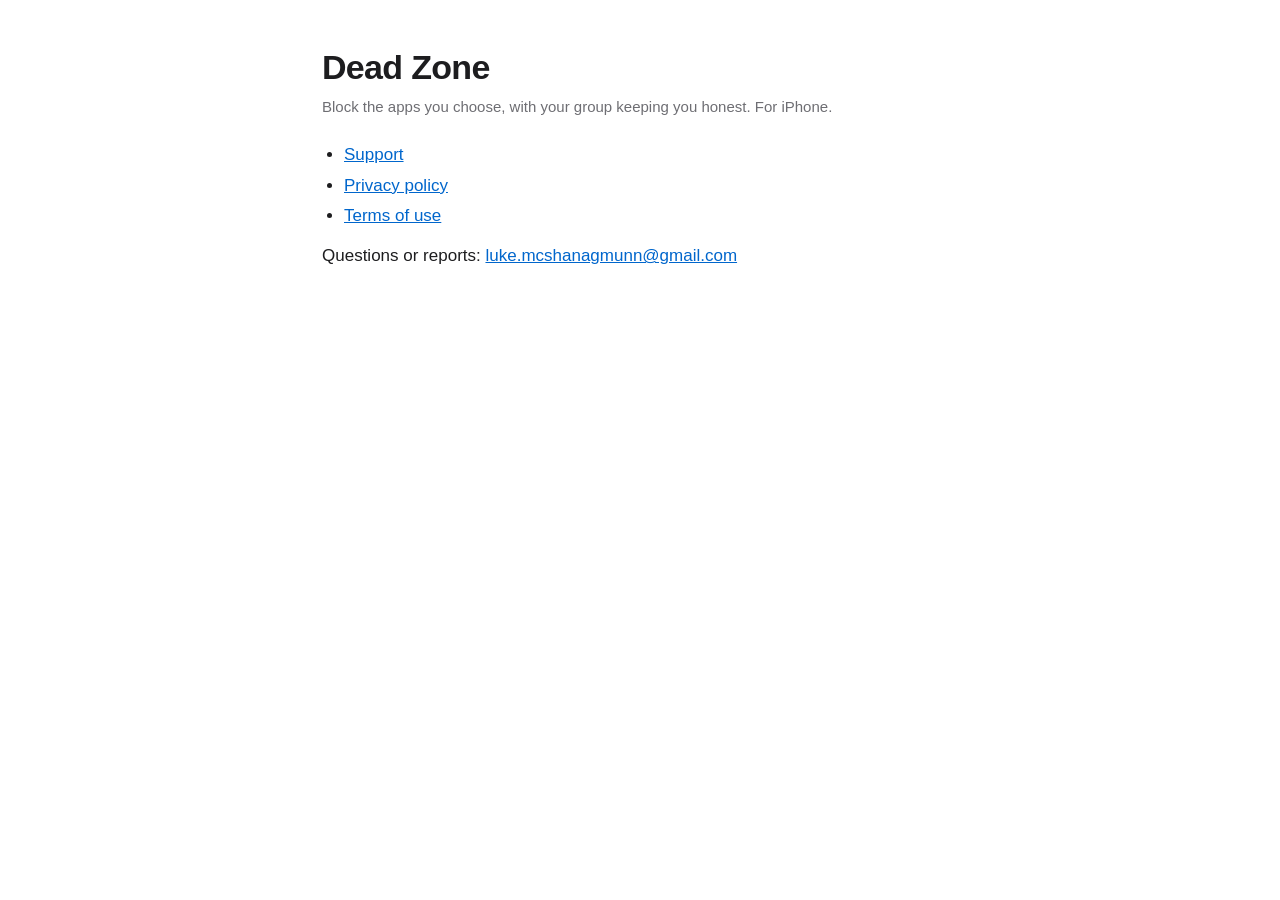
<file: index.html>
<!doctype html>
<html lang="en-AU">
<head>
<meta charset="utf-8">
<meta name="viewport" content="width=device-width, initial-scale=1">
<meta name="robots" content="noindex">
<title>Dead Zone</title>
<link rel="stylesheet" href="style.css">
</head>
<body>
<main>
<h1>Dead Zone</h1>
<p class="meta">Block the apps you choose, with your group keeping you honest. For iPhone.</p>
<ul>
<li><a href="support/">Support</a></li>
<li><a href="privacy/">Privacy policy</a></li>
<li><a href="terms/">Terms of use</a></li>
</ul>
<p>Questions or reports: <a href="mailto:luke.mcshanagmunn@gmail.com">luke.mcshanagmunn@gmail.com</a></p>
</main>
</body>
</html>
</file>
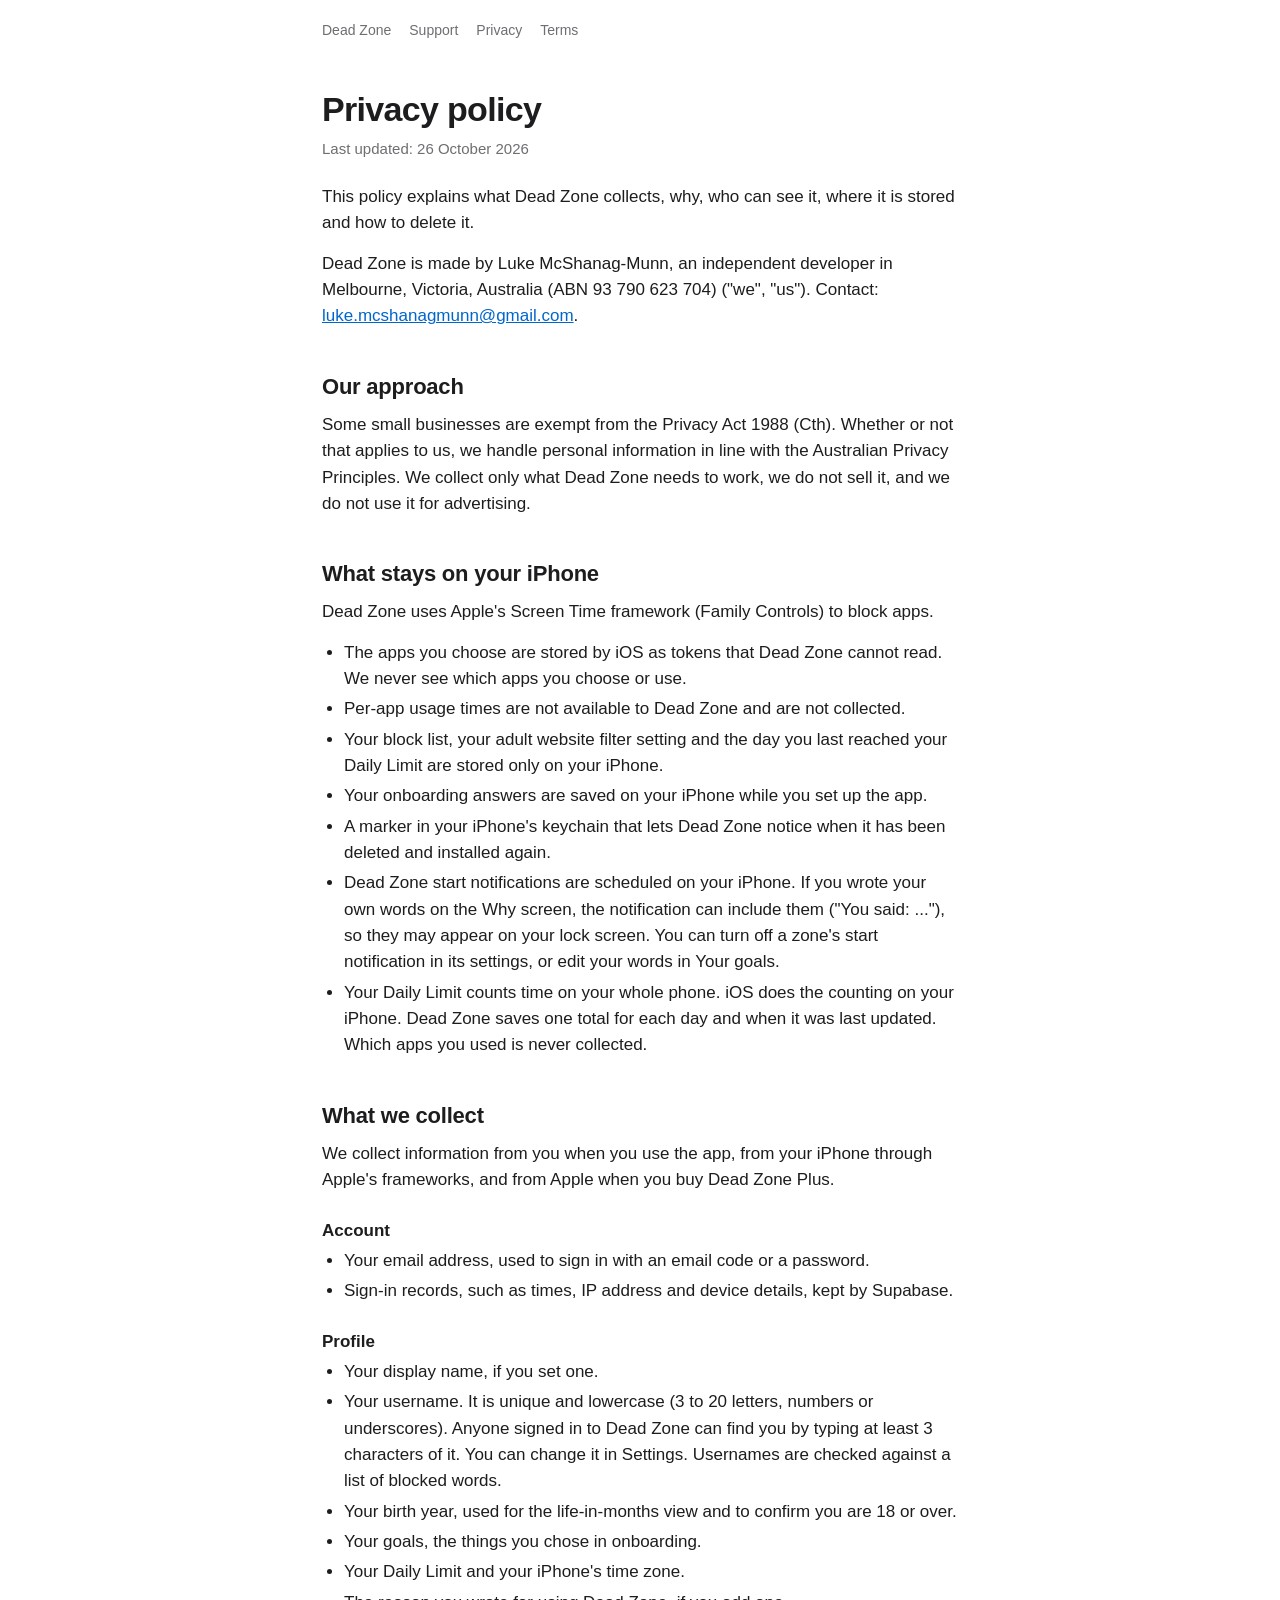
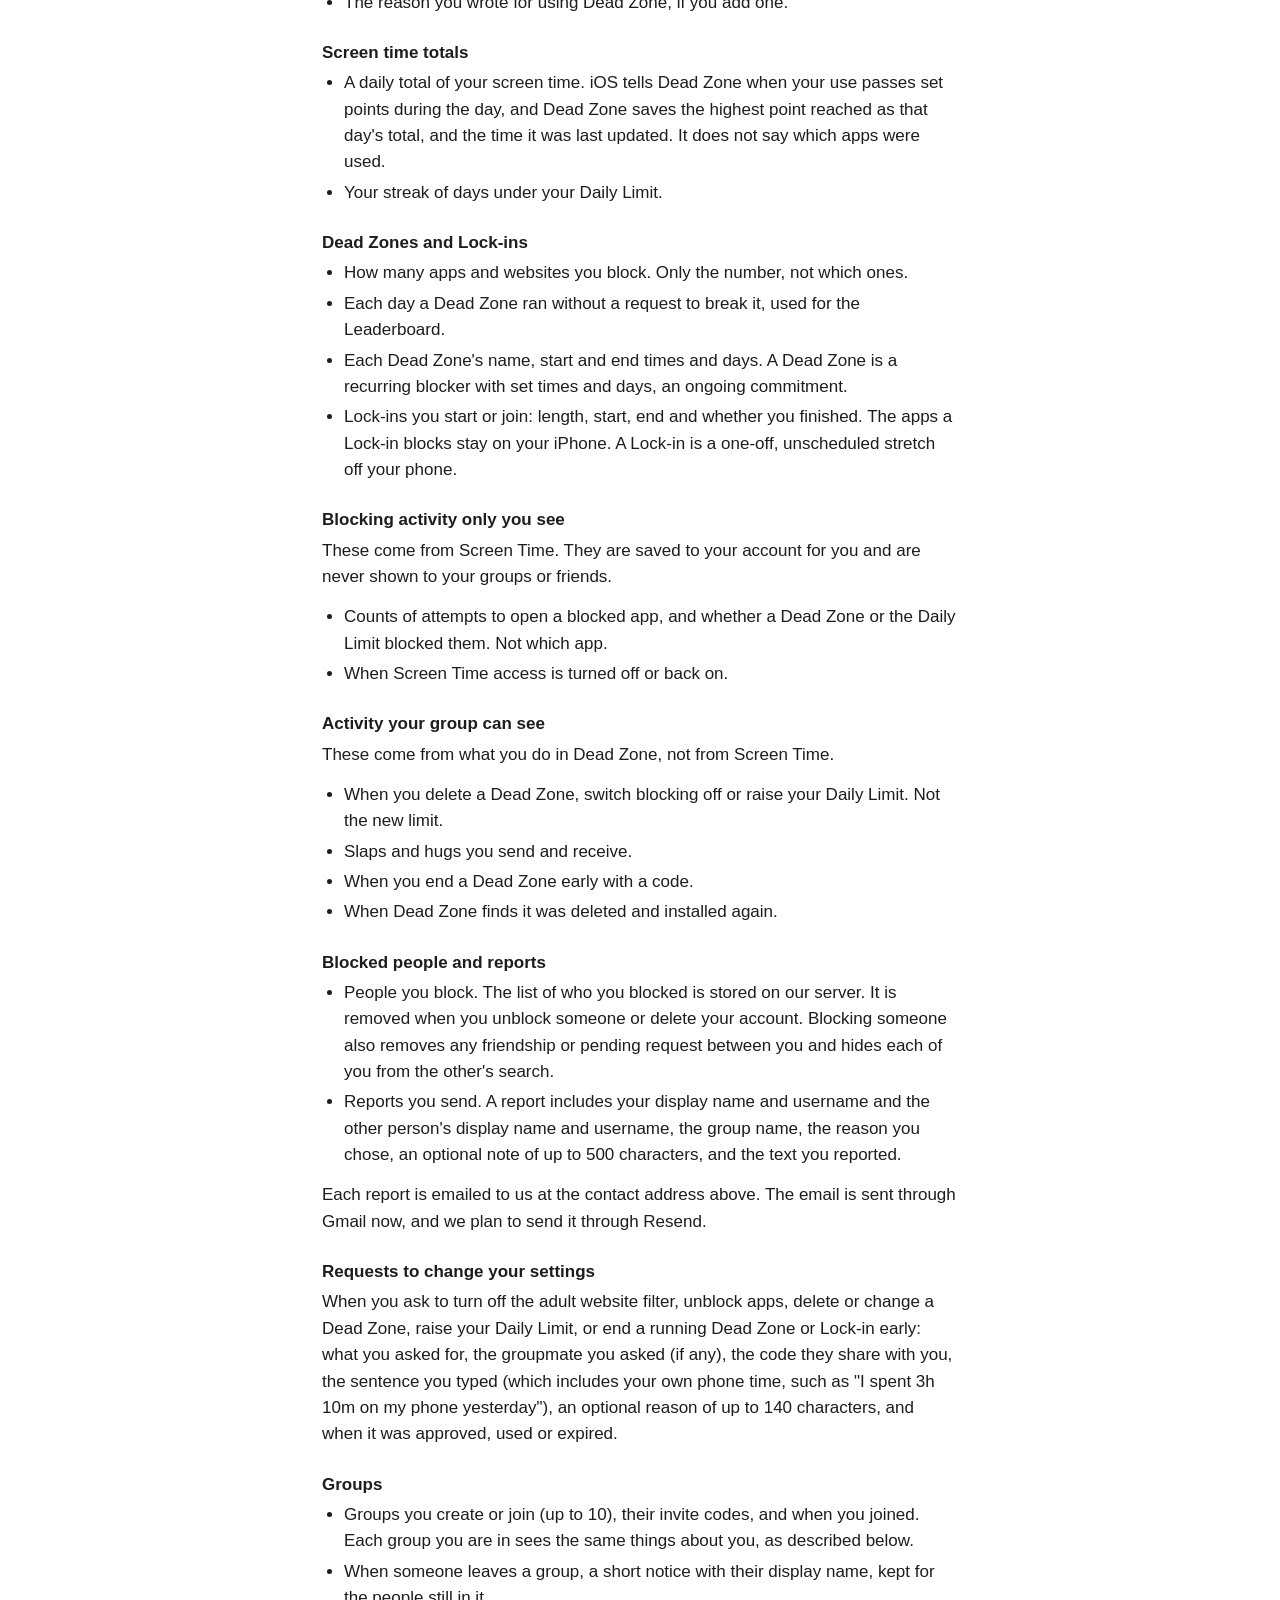
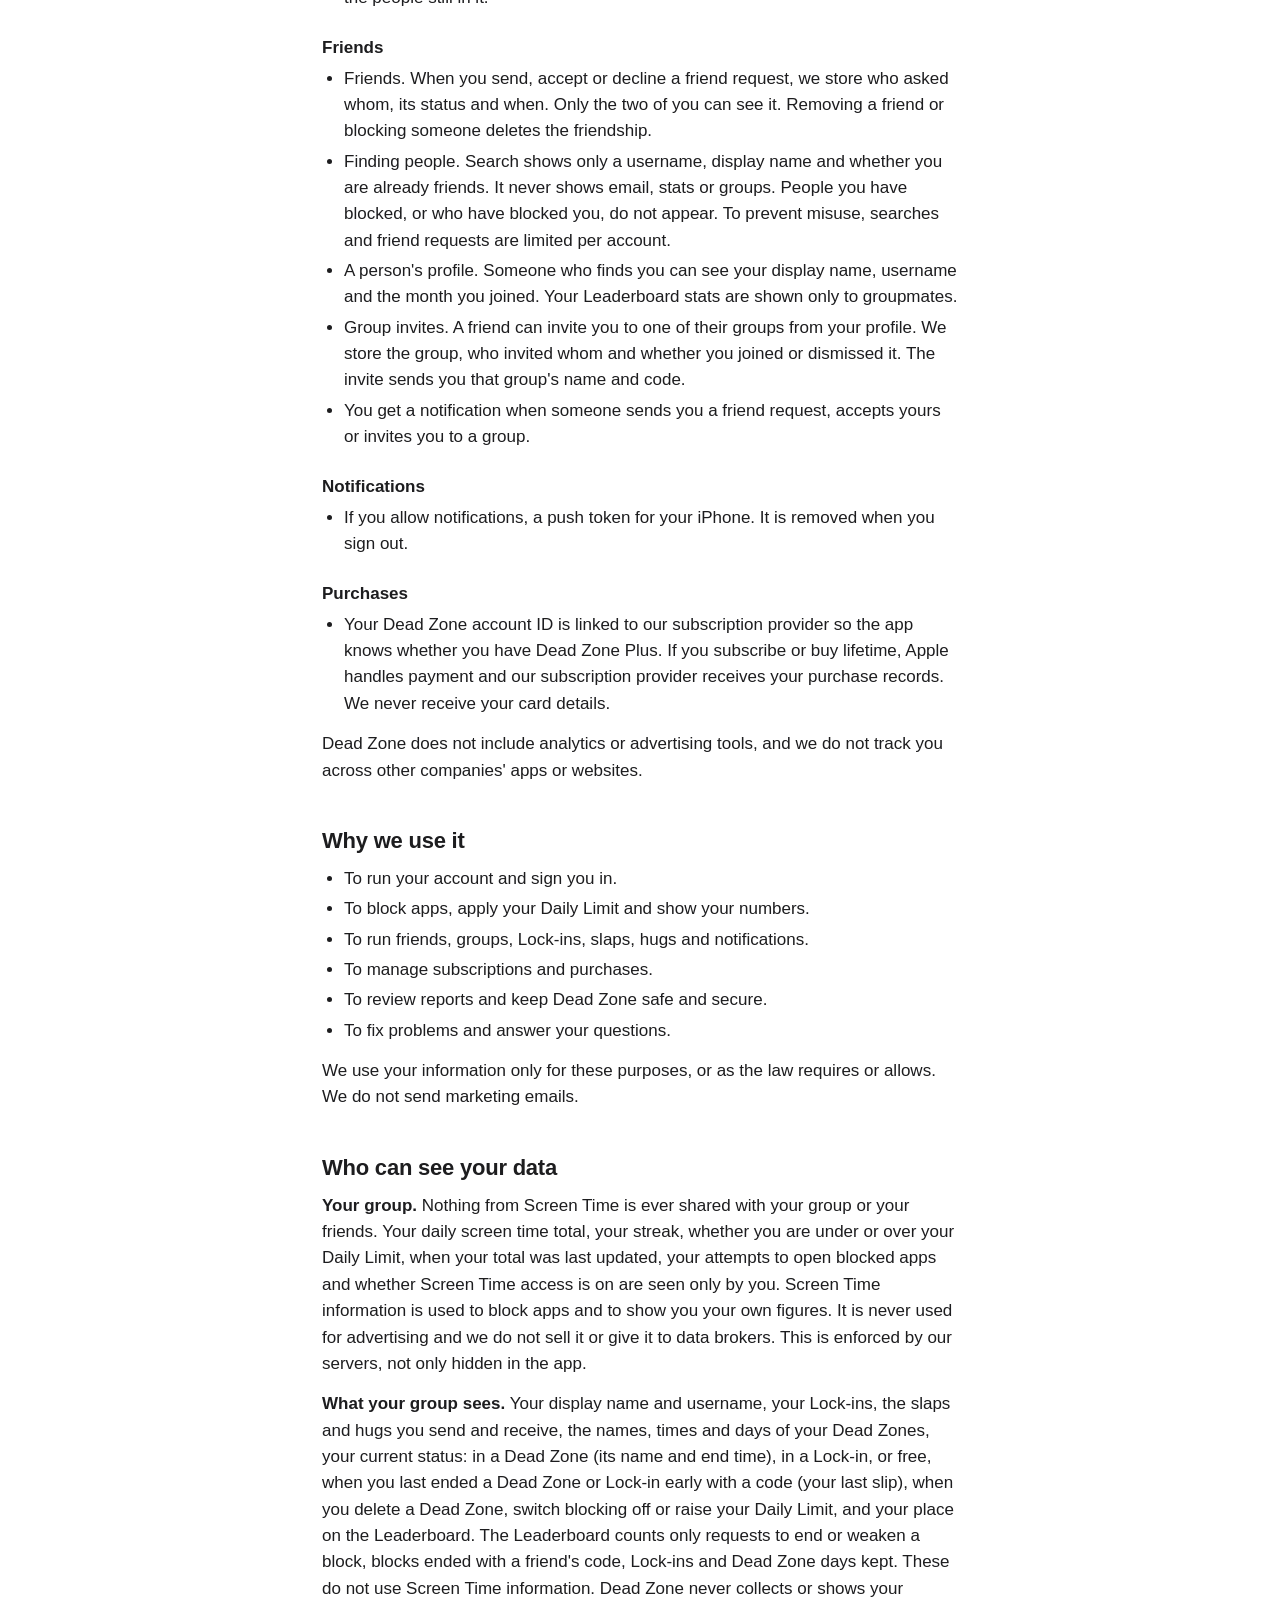
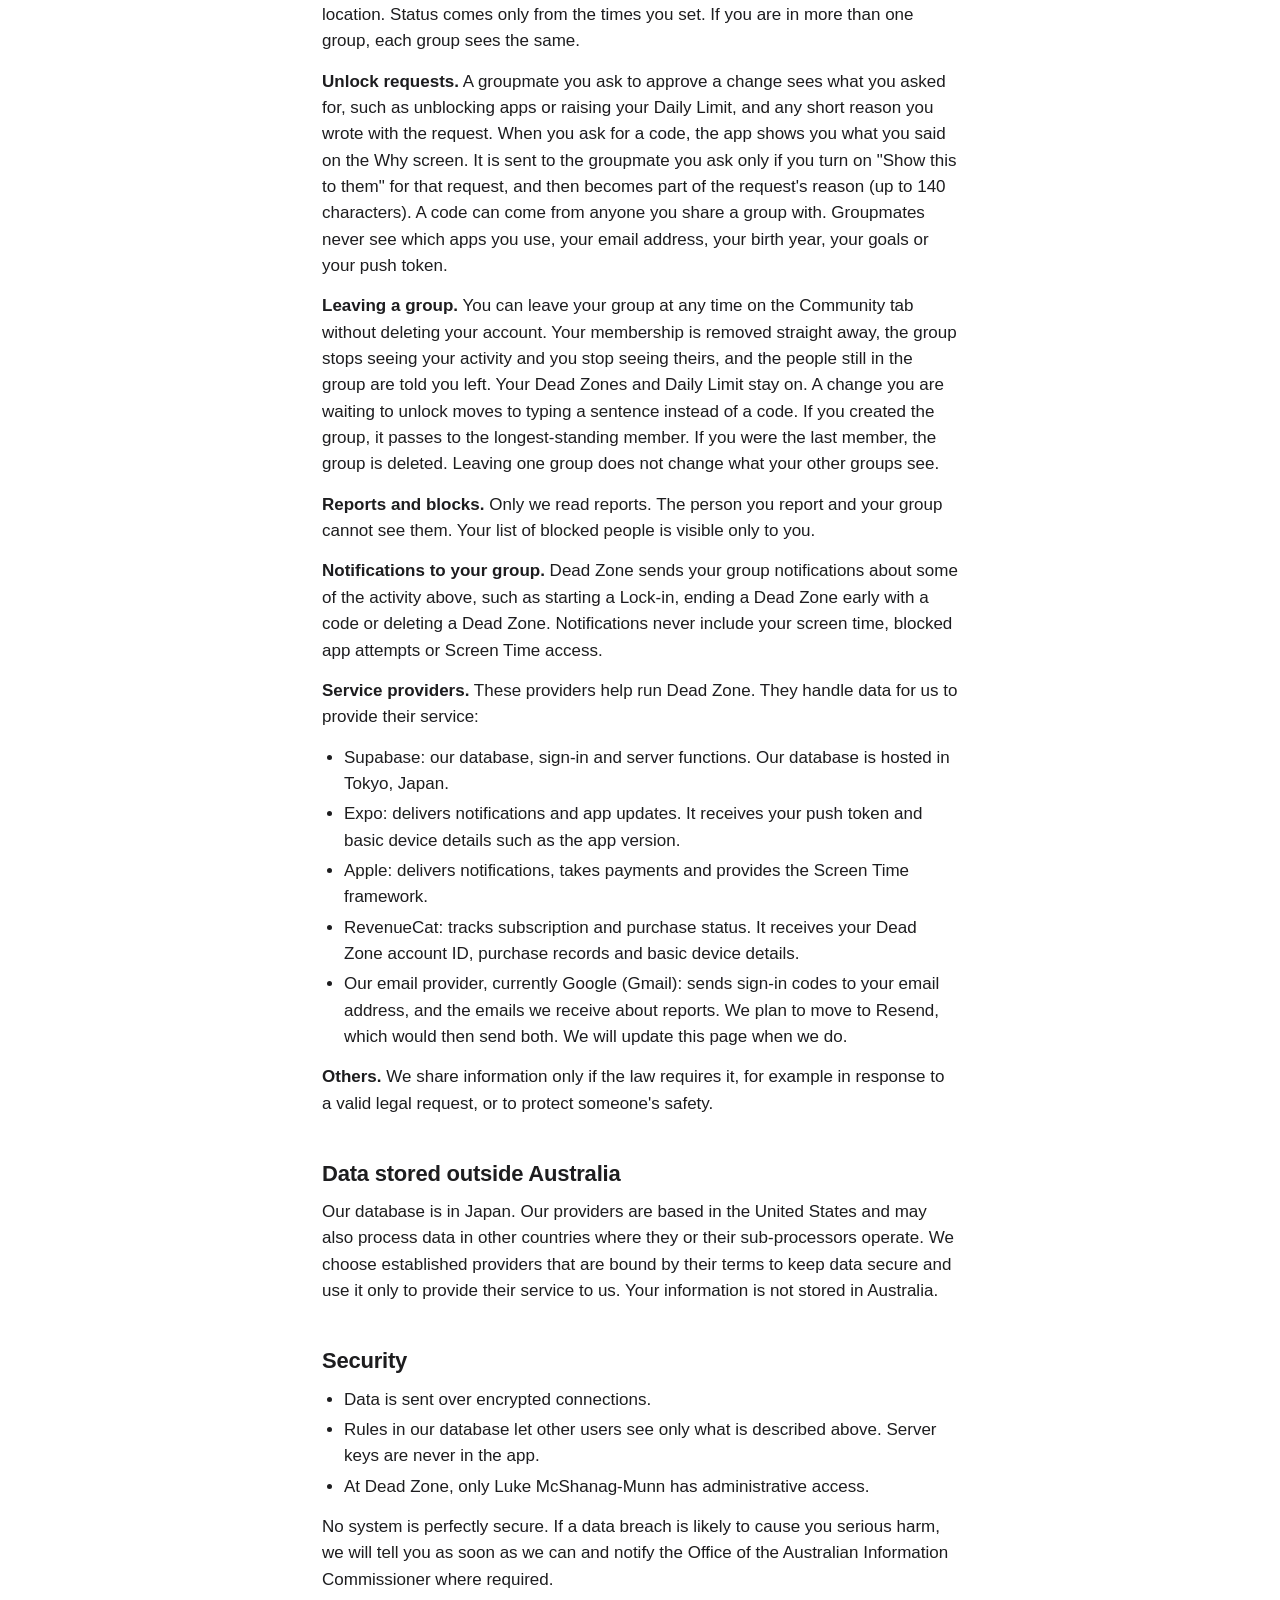
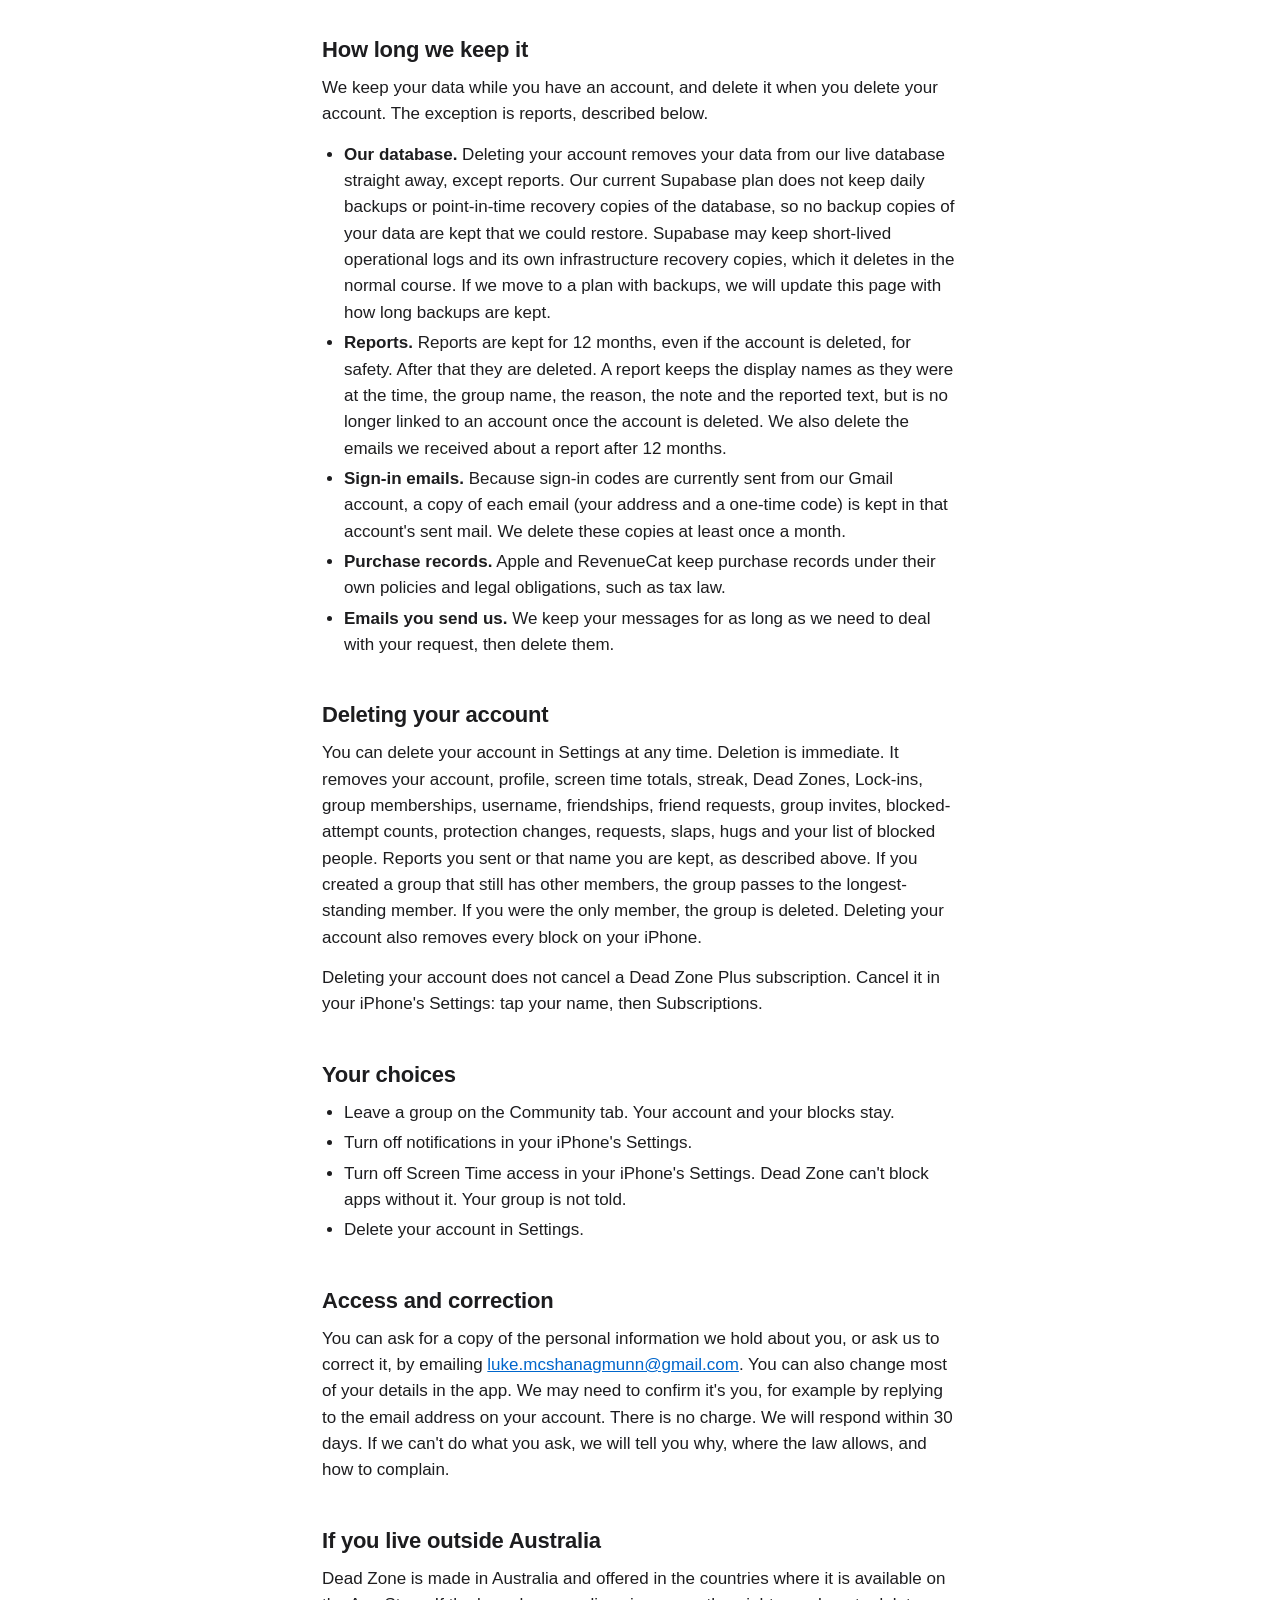
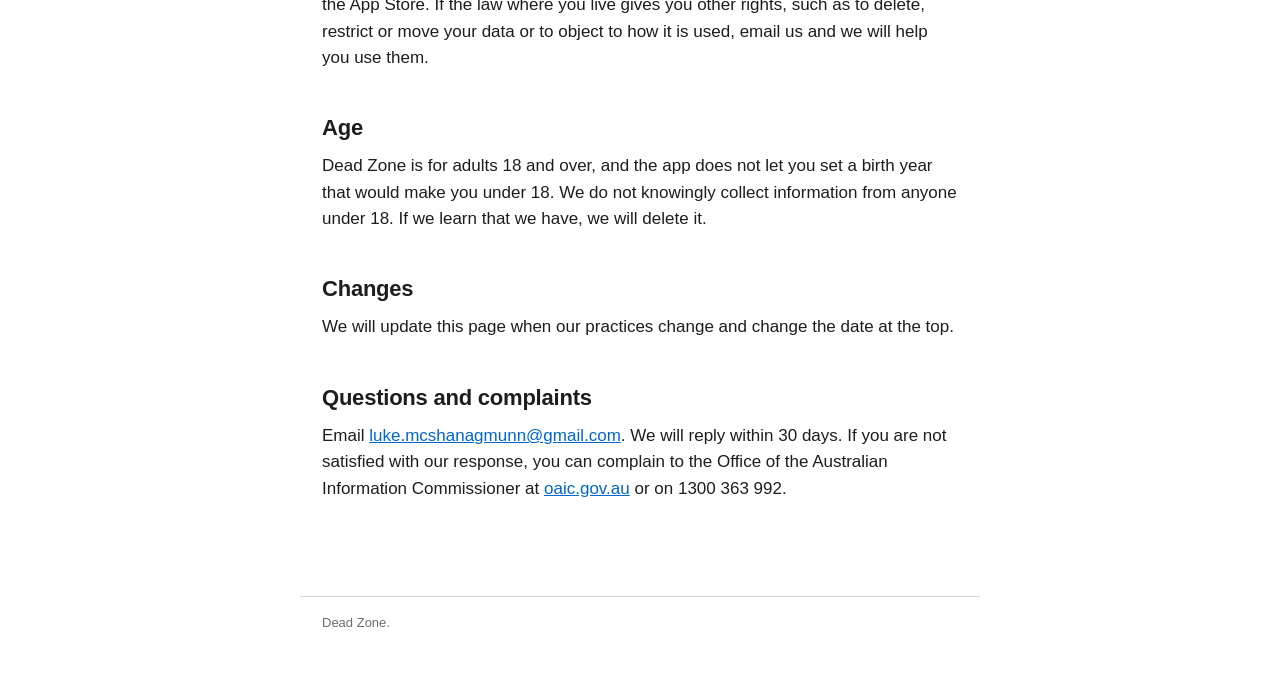
<file: privacy/index.html>
<!doctype html>
<html lang="en-AU">
<head>
<meta charset="utf-8">
<meta name="viewport" content="width=device-width, initial-scale=1">
<title>Privacy policy | Dead Zone</title>
<link rel="stylesheet" href="../style.css">
</head>
<body>
<header class="site"><a href="../">Dead Zone</a><a href="../support/">Support</a><a href="../privacy/">Privacy</a><a href="../terms/">Terms</a></header>
<main>
<h1>Privacy policy</h1>
<p class="meta">Last updated: 26 October 2026</p>

<p>This policy explains what Dead Zone collects, why, who can see it, where it is stored and how to delete it.</p>
<p>Dead Zone is made by Luke McShanag-Munn, an independent developer in Melbourne, Victoria, Australia (ABN 93 790 623 704) ("we", "us"). Contact: <a href="mailto:luke.mcshanagmunn@gmail.com">luke.mcshanagmunn@gmail.com</a>.</p>

<h2>Our approach</h2>
<p>Some small businesses are exempt from the Privacy Act 1988 (Cth). Whether or not that applies to us, we handle personal information in line with the Australian Privacy Principles. We collect only what Dead Zone needs to work, we do not sell it, and we do not use it for advertising.</p>

<h2>What stays on your iPhone</h2>
<p>Dead Zone uses Apple's Screen Time framework (Family Controls) to block apps.</p>
<ul>
<li>The apps you choose are stored by iOS as tokens that Dead Zone cannot read. We never see which apps you choose or use.</li>
<li>Per-app usage times are not available to Dead Zone and are not collected.</li>
<li>Your block list, your adult website filter setting and the day you last reached your Daily Limit are stored only on your iPhone.</li>
<li>Your onboarding answers are saved on your iPhone while you set up the app.</li>
<li>A marker in your iPhone's keychain that lets Dead Zone notice when it has been deleted and installed again.</li>
<li>Dead Zone start notifications are scheduled on your iPhone. If you wrote your own words on the Why screen, the notification can include them ("You said: ..."), so they may appear on your lock screen. You can turn off a zone's start notification in its settings, or edit your words in Your goals.</li>
<li>Your Daily Limit counts time on your whole phone. iOS does the counting on your iPhone. Dead Zone saves one total for each day and when it was last updated. Which apps you used is never collected.</li>
</ul>

<h2>What we collect</h2>
<p>We collect information from you when you use the app, from your iPhone through Apple's frameworks, and from Apple when you buy Dead Zone Plus.</p>
<h3>Account</h3>
<ul>
<li>Your email address, used to sign in with an email code or a password.</li>
<li>Sign-in records, such as times, IP address and device details, kept by Supabase.</li>
</ul>
<h3>Profile</h3>
<ul>
<li>Your display name, if you set one.</li>
<li>Your username. It is unique and lowercase (3 to 20 letters, numbers or underscores). Anyone signed in to Dead Zone can find you by typing at least 3 characters of it. You can change it in Settings. Usernames are checked against a list of blocked words.</li>
<li>Your birth year, used for the life-in-months view and to confirm you are 18 or over.</li>
<li>Your goals, the things you chose in onboarding.</li>
<li>Your Daily Limit and your iPhone's time zone.</li>
<li>The reason you wrote for using Dead Zone, if you add one.</li>
</ul>
<h3>Screen time totals</h3>
<ul>
<li>A daily total of your screen time. iOS tells Dead Zone when your use passes set points during the day, and Dead Zone saves the highest point reached as that day's total, and the time it was last updated. It does not say which apps were used.</li>
<li>Your streak of days under your Daily Limit.</li>
</ul>
<h3>Dead Zones and Lock-ins</h3>
<ul>
<li>How many apps and websites you block. Only the number, not which ones.</li>
<li>Each day a Dead Zone ran without a request to break it, used for the Leaderboard.</li>
<li>Each Dead Zone's name, start and end times and days. A Dead Zone is a recurring blocker with set times and days, an ongoing commitment.</li>
<li>Lock-ins you start or join: length, start, end and whether you finished. The apps a Lock-in blocks stay on your iPhone. A Lock-in is a one-off, unscheduled stretch off your phone.</li>
</ul>
<h3>Blocking activity only you see</h3>
<p>These come from Screen Time. They are saved to your account for you and are never shown to your groups or friends.</p>
<ul>
<li>Counts of attempts to open a blocked app, and whether a Dead Zone or the Daily Limit blocked them. Not which app.</li>
<li>When Screen Time access is turned off or back on.</li>
</ul>
<h3>Activity your group can see</h3>
<p>These come from what you do in Dead Zone, not from Screen Time.</p>
<ul>
<li>When you delete a Dead Zone, switch blocking off or raise your Daily Limit. Not the new limit.</li>
<li>Slaps and hugs you send and receive.</li>
<li>When you end a Dead Zone early with a code.</li>
<li>When Dead Zone finds it was deleted and installed again.</li>
</ul>
<h3>Blocked people and reports</h3>
<ul>
<li>People you block. The list of who you blocked is stored on our server. It is removed when you unblock someone or delete your account. Blocking someone also removes any friendship or pending request between you and hides each of you from the other's search.</li>
<li>Reports you send. A report includes your display name and username and the other person's display name and username, the group name, the reason you chose, an optional note of up to 500 characters, and the text you reported.</li>
</ul>
<p>Each report is emailed to us at the contact address above. The email is sent through Gmail now, and we plan to send it through Resend.</p>
<h3>Requests to change your settings</h3>
<p>When you ask to turn off the adult website filter, unblock apps, delete or change a Dead Zone, raise your Daily Limit, or end a running Dead Zone or Lock-in early: what you asked for, the groupmate you asked (if any), the code they share with you, the sentence you typed (which includes your own phone time, such as "I spent 3h 10m on my phone yesterday"), an optional reason of up to 140 characters, and when it was approved, used or expired.</p>
<h3>Groups</h3>
<ul>
<li>Groups you create or join (up to 10), their invite codes, and when you joined. Each group you are in sees the same things about you, as described below.</li>
<li>When someone leaves a group, a short notice with their display name, kept for the people still in it.</li>
</ul>
<h3>Friends</h3>
<ul>
<li>Friends. When you send, accept or decline a friend request, we store who asked whom, its status and when. Only the two of you can see it. Removing a friend or blocking someone deletes the friendship.</li>
<li>Finding people. Search shows only a username, display name and whether you are already friends. It never shows email, stats or groups. People you have blocked, or who have blocked you, do not appear. To prevent misuse, searches and friend requests are limited per account.</li>
<li>A person's profile. Someone who finds you can see your display name, username and the month you joined. Your Leaderboard stats are shown only to groupmates.</li>
<li>Group invites. A friend can invite you to one of their groups from your profile. We store the group, who invited whom and whether you joined or dismissed it. The invite sends you that group's name and code.</li>
<li>You get a notification when someone sends you a friend request, accepts yours or invites you to a group.</li>
</ul>
<h3>Notifications</h3>
<ul>
<li>If you allow notifications, a push token for your iPhone. It is removed when you sign out.</li>
</ul>
<h3>Purchases</h3>
<ul>
<li>Your Dead Zone account ID is linked to our subscription provider so the app knows whether you have Dead Zone Plus. If you subscribe or buy lifetime, Apple handles payment and our subscription provider receives your purchase records. We never receive your card details.</li>
</ul>
<p>Dead Zone does not include analytics or advertising tools, and we do not track you across other companies' apps or websites.</p>

<h2>Why we use it</h2>
<ul>
<li>To run your account and sign you in.</li>
<li>To block apps, apply your Daily Limit and show your numbers.</li>
<li>To run friends, groups, Lock-ins, slaps, hugs and notifications.</li>
<li>To manage subscriptions and purchases.</li>
<li>To review reports and keep Dead Zone safe and secure.</li>
<li>To fix problems and answer your questions.</li>
</ul>
<p>We use your information only for these purposes, or as the law requires or allows. We do not send marketing emails.</p>

<h2>Who can see your data</h2>
<p><strong>Your group.</strong> Nothing from Screen Time is ever shared with your group or your friends. Your daily screen time total, your streak, whether you are under or over your Daily Limit, when your total was last updated, your attempts to open blocked apps and whether Screen Time access is on are seen only by you. Screen Time information is used to block apps and to show you your own figures. It is never used for advertising and we do not sell it or give it to data brokers. This is enforced by our servers, not only hidden in the app.</p>
<p><strong>What your group sees.</strong> Your display name and username, your Lock-ins, the slaps and hugs you send and receive, the names, times and days of your Dead Zones, your current status: in a Dead Zone (its name and end time), in a Lock-in, or free, when you last ended a Dead Zone or Lock-in early with a code (your last slip), when you delete a Dead Zone, switch blocking off or raise your Daily Limit, and your place on the Leaderboard. The Leaderboard counts only requests to end or weaken a block, blocks ended with a friend's code, Lock-ins and Dead Zone days kept. These do not use Screen Time information. Dead Zone never collects or shows your location. Status comes only from the times you set. If you are in more than one group, each group sees the same.</p>
<p><strong>Unlock requests.</strong> A groupmate you ask to approve a change sees what you asked for, such as unblocking apps or raising your Daily Limit, and any short reason you wrote with the request. When you ask for a code, the app shows you what you said on the Why screen. It is sent to the groupmate you ask only if you turn on "Show this to them" for that request, and then becomes part of the request's reason (up to 140 characters). A code can come from anyone you share a group with. Groupmates never see which apps you use, your email address, your birth year, your goals or your push token.</p>
<p><strong>Leaving a group.</strong> You can leave your group at any time on the Community tab without deleting your account. Your membership is removed straight away, the group stops seeing your activity and you stop seeing theirs, and the people still in the group are told you left. Your Dead Zones and Daily Limit stay on. A change you are waiting to unlock moves to typing a sentence instead of a code. If you created the group, it passes to the longest-standing member. If you were the last member, the group is deleted. Leaving one group does not change what your other groups see.</p>
<p><strong>Reports and blocks.</strong> Only we read reports. The person you report and your group cannot see them. Your list of blocked people is visible only to you.</p>
<p><strong>Notifications to your group.</strong> Dead Zone sends your group notifications about some of the activity above, such as starting a Lock-in, ending a Dead Zone early with a code or deleting a Dead Zone. Notifications never include your screen time, blocked app attempts or Screen Time access.</p>
<p><strong>Service providers.</strong> These providers help run Dead Zone. They handle data for us to provide their service:</p>
<ul>
<li>Supabase: our database, sign-in and server functions. Our database is hosted in Tokyo, Japan.</li>
<li>Expo: delivers notifications and app updates. It receives your push token and basic device details such as the app version.</li>
<li>Apple: delivers notifications, takes payments and provides the Screen Time framework.</li>
<li>RevenueCat: tracks subscription and purchase status. It receives your Dead Zone account ID, purchase records and basic device details.</li>
<li>Our email provider, currently Google (Gmail): sends sign-in codes to your email address, and the emails we receive about reports. We plan to move to Resend, which would then send both. We will update this page when we do.</li>
</ul>
<p><strong>Others.</strong> We share information only if the law requires it, for example in response to a valid legal request, or to protect someone's safety.</p>

<h2>Data stored outside Australia</h2>
<p>Our database is in Japan. Our providers are based in the United States and may also process data in other countries where they or their sub-processors operate. We choose established providers that are bound by their terms to keep data secure and use it only to provide their service to us. Your information is not stored in Australia.</p>

<h2>Security</h2>
<ul>
<li>Data is sent over encrypted connections.</li>
<li>Rules in our database let other users see only what is described above. Server keys are never in the app.</li>
<li>At Dead Zone, only Luke McShanag-Munn has administrative access.</li>
</ul>
<p>No system is perfectly secure. If a data breach is likely to cause you serious harm, we will tell you as soon as we can and notify the Office of the Australian Information Commissioner where required.</p>

<h2>How long we keep it</h2>
<p>We keep your data while you have an account, and delete it when you delete your account. The exception is reports, described below.</p>
<ul>
<li><strong>Our database.</strong> Deleting your account removes your data from our live database straight away, except reports. Our current Supabase plan does not keep daily backups or point-in-time recovery copies of the database, so no backup copies of your data are kept that we could restore. Supabase may keep short-lived operational logs and its own infrastructure recovery copies, which it deletes in the normal course. If we move to a plan with backups, we will update this page with how long backups are kept.</li>
<li><strong>Reports.</strong> Reports are kept for 12 months, even if the account is deleted, for safety. After that they are deleted. A report keeps the display names as they were at the time, the group name, the reason, the note and the reported text, but is no longer linked to an account once the account is deleted. We also delete the emails we received about a report after 12 months.</li>
<li><strong>Sign-in emails.</strong> Because sign-in codes are currently sent from our Gmail account, a copy of each email (your address and a one-time code) is kept in that account's sent mail. We delete these copies at least once a month.</li>
<li><strong>Purchase records.</strong> Apple and RevenueCat keep purchase records under their own policies and legal obligations, such as tax law.</li>
<li><strong>Emails you send us.</strong> We keep your messages for as long as we need to deal with your request, then delete them.</li>
</ul>

<h2>Deleting your account</h2>
<p>You can delete your account in Settings at any time. Deletion is immediate. It removes your account, profile, screen time totals, streak, Dead Zones, Lock-ins, group memberships, username, friendships, friend requests, group invites, blocked-attempt counts, protection changes, requests, slaps, hugs and your list of blocked people. Reports you sent or that name you are kept, as described above. If you created a group that still has other members, the group passes to the longest-standing member. If you were the only member, the group is deleted. Deleting your account also removes every block on your iPhone.</p>
<p>Deleting your account does not cancel a Dead Zone Plus subscription. Cancel it in your iPhone's Settings: tap your name, then Subscriptions.</p>

<h2>Your choices</h2>
<ul>
<li>Leave a group on the Community tab. Your account and your blocks stay.</li>
<li>Turn off notifications in your iPhone's Settings.</li>
<li>Turn off Screen Time access in your iPhone's Settings. Dead Zone can't block apps without it. Your group is not told.</li>
<li>Delete your account in Settings.</li>
</ul>

<h2>Access and correction</h2>
<p>You can ask for a copy of the personal information we hold about you, or ask us to correct it, by emailing <a href="mailto:luke.mcshanagmunn@gmail.com">luke.mcshanagmunn@gmail.com</a>. You can also change most of your details in the app. We may need to confirm it's you, for example by replying to the email address on your account. There is no charge. We will respond within 30 days. If we can't do what you ask, we will tell you why, where the law allows, and how to complain.</p>

<h2>If you live outside Australia</h2>
<p>Dead Zone is made in Australia and offered in the countries where it is available on the App Store. If the law where you live gives you other rights, such as to delete, restrict or move your data or to object to how it is used, email us and we will help you use them.</p>

<h2>Age</h2>
<p>Dead Zone is for adults 18 and over, and the app does not let you set a birth year that would make you under 18. We do not knowingly collect information from anyone under 18. If we learn that we have, we will delete it.</p>

<h2>Changes</h2>
<p>We will update this page when our practices change and change the date at the top.</p>

<h2>Questions and complaints</h2>
<p>Email <a href="mailto:luke.mcshanagmunn@gmail.com">luke.mcshanagmunn@gmail.com</a>. We will reply within 30 days. If you are not satisfied with our response, you can complain to the Office of the Australian Information Commissioner at <a href="https://www.oaic.gov.au">oaic.gov.au</a> or on 1300 363 992.</p>
</main>
<footer>Dead Zone.</footer>
</body>
</html>
</file>
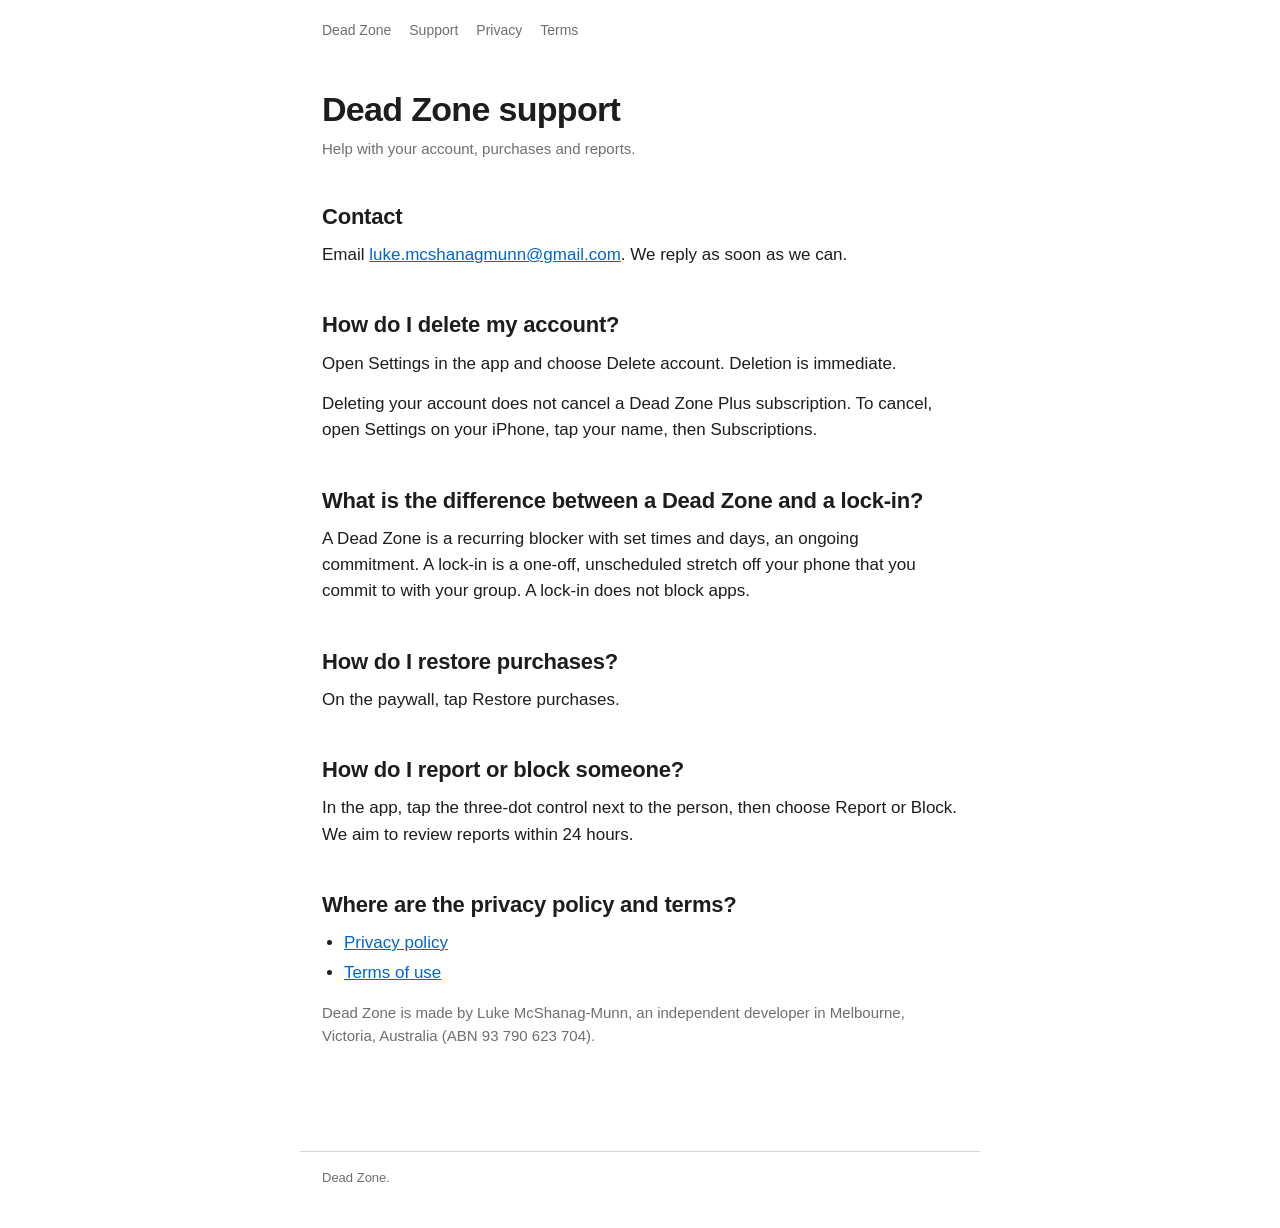
<file: support/index.html>
<!doctype html>
<html lang="en-AU">
<head>
<meta charset="utf-8">
<meta name="viewport" content="width=device-width, initial-scale=1">
<title>Dead Zone support</title>
<link rel="stylesheet" href="../style.css">
</head>
<body>
<header class="site"><a href="../">Dead Zone</a><a href="../support/">Support</a><a href="../privacy/">Privacy</a><a href="../terms/">Terms</a></header>
<main>
<h1>Dead Zone support</h1>
<p class="meta">Help with your account, purchases and reports.</p>

<h2>Contact</h2>
<p>Email <a href="mailto:luke.mcshanagmunn@gmail.com">luke.mcshanagmunn@gmail.com</a>. We reply as soon as we can.</p>

<h2>How do I delete my account?</h2>
<p>Open Settings in the app and choose Delete account. Deletion is immediate.</p>
<p>Deleting your account does not cancel a Dead Zone Plus subscription. To cancel, open Settings on your iPhone, tap your name, then Subscriptions.</p>

<h2>What is the difference between a Dead Zone and a lock-in?</h2>
<p>A Dead Zone is a recurring blocker with set times and days, an ongoing commitment. A lock-in is a one-off, unscheduled stretch off your phone that you commit to with your group. A lock-in does not block apps.</p>

<h2>How do I restore purchases?</h2>
<p>On the paywall, tap Restore purchases.</p>

<h2>How do I report or block someone?</h2>
<p>In the app, tap the three-dot control next to the person, then choose Report or Block. We aim to review reports within 24 hours.</p>

<h2>Where are the privacy policy and terms?</h2>
<ul>
<li><a href="../privacy/">Privacy policy</a></li>
<li><a href="../terms/">Terms of use</a></li>
</ul>

<p class="meta">Dead Zone is made by Luke McShanag-Munn, an independent developer in Melbourne, Victoria, Australia (ABN 93 790 623 704).</p>
</main>
<footer>Dead Zone.</footer>
</body>
</html>
</file>
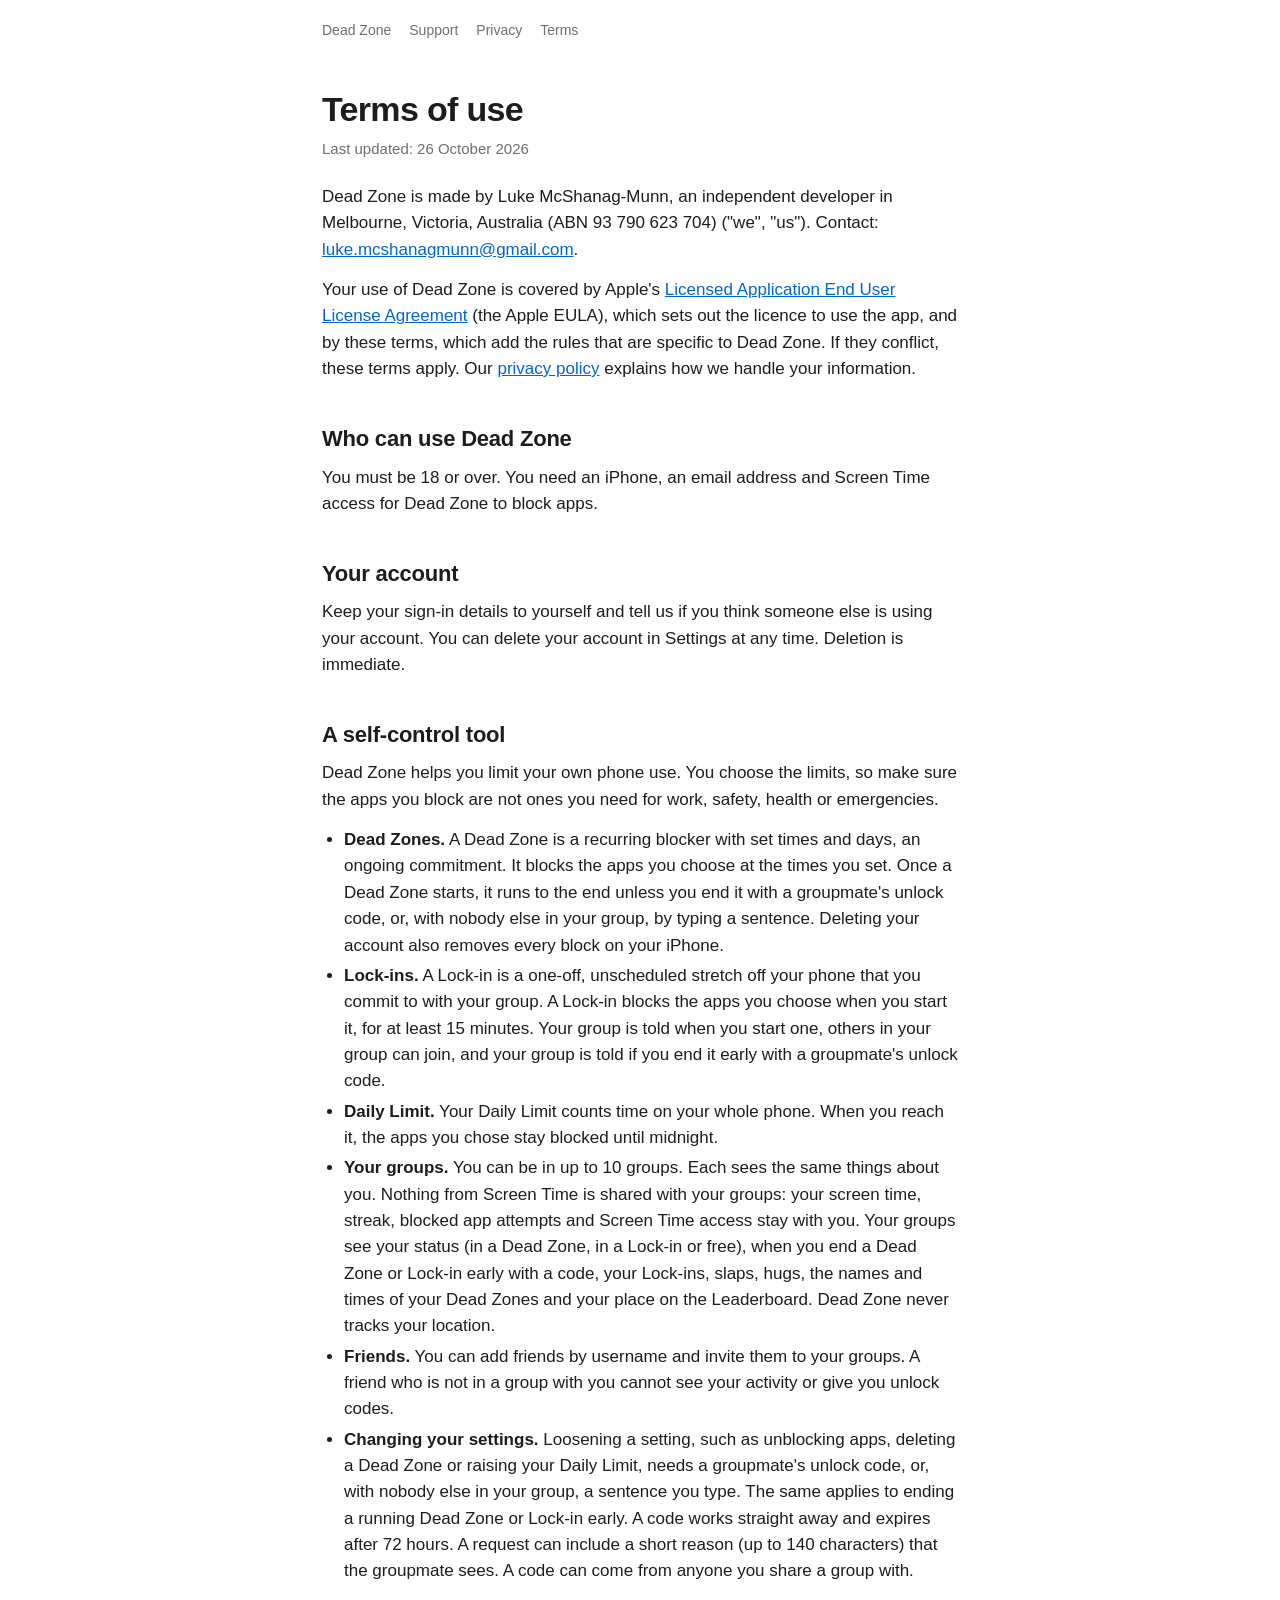
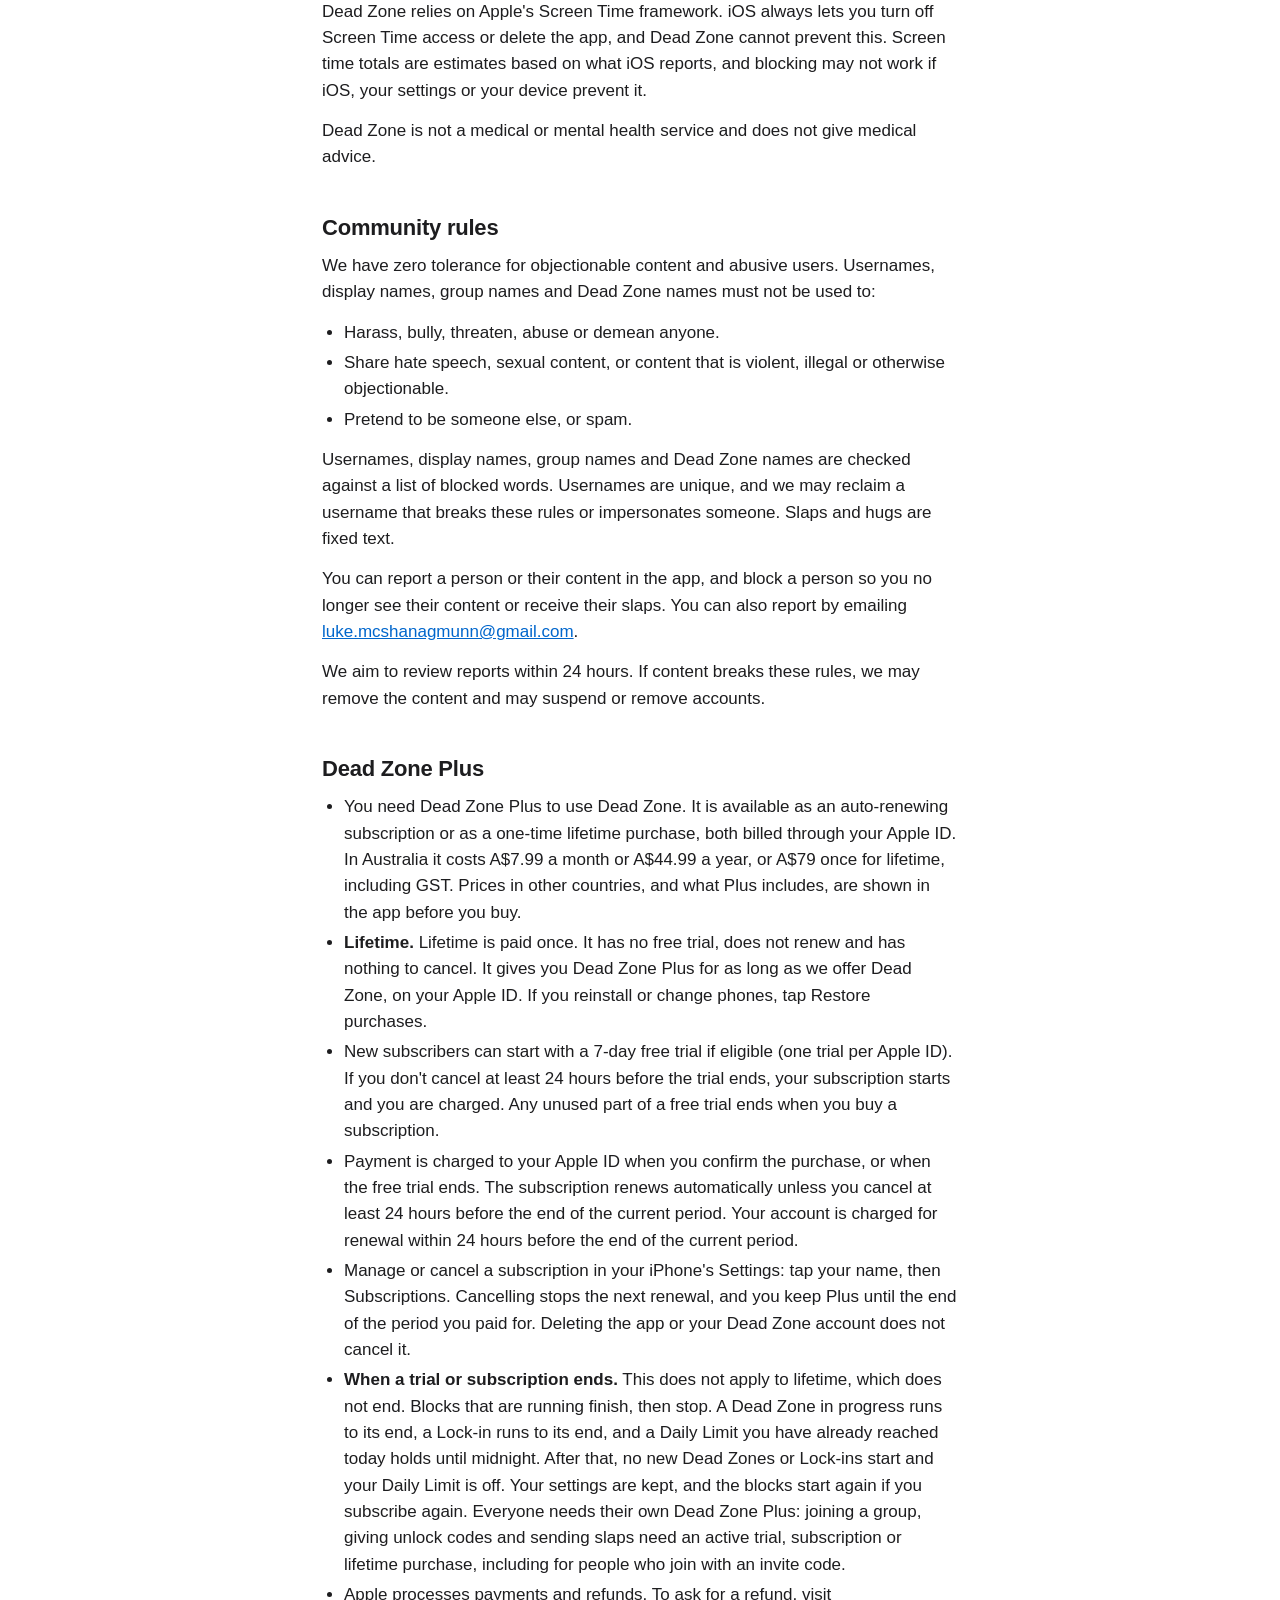
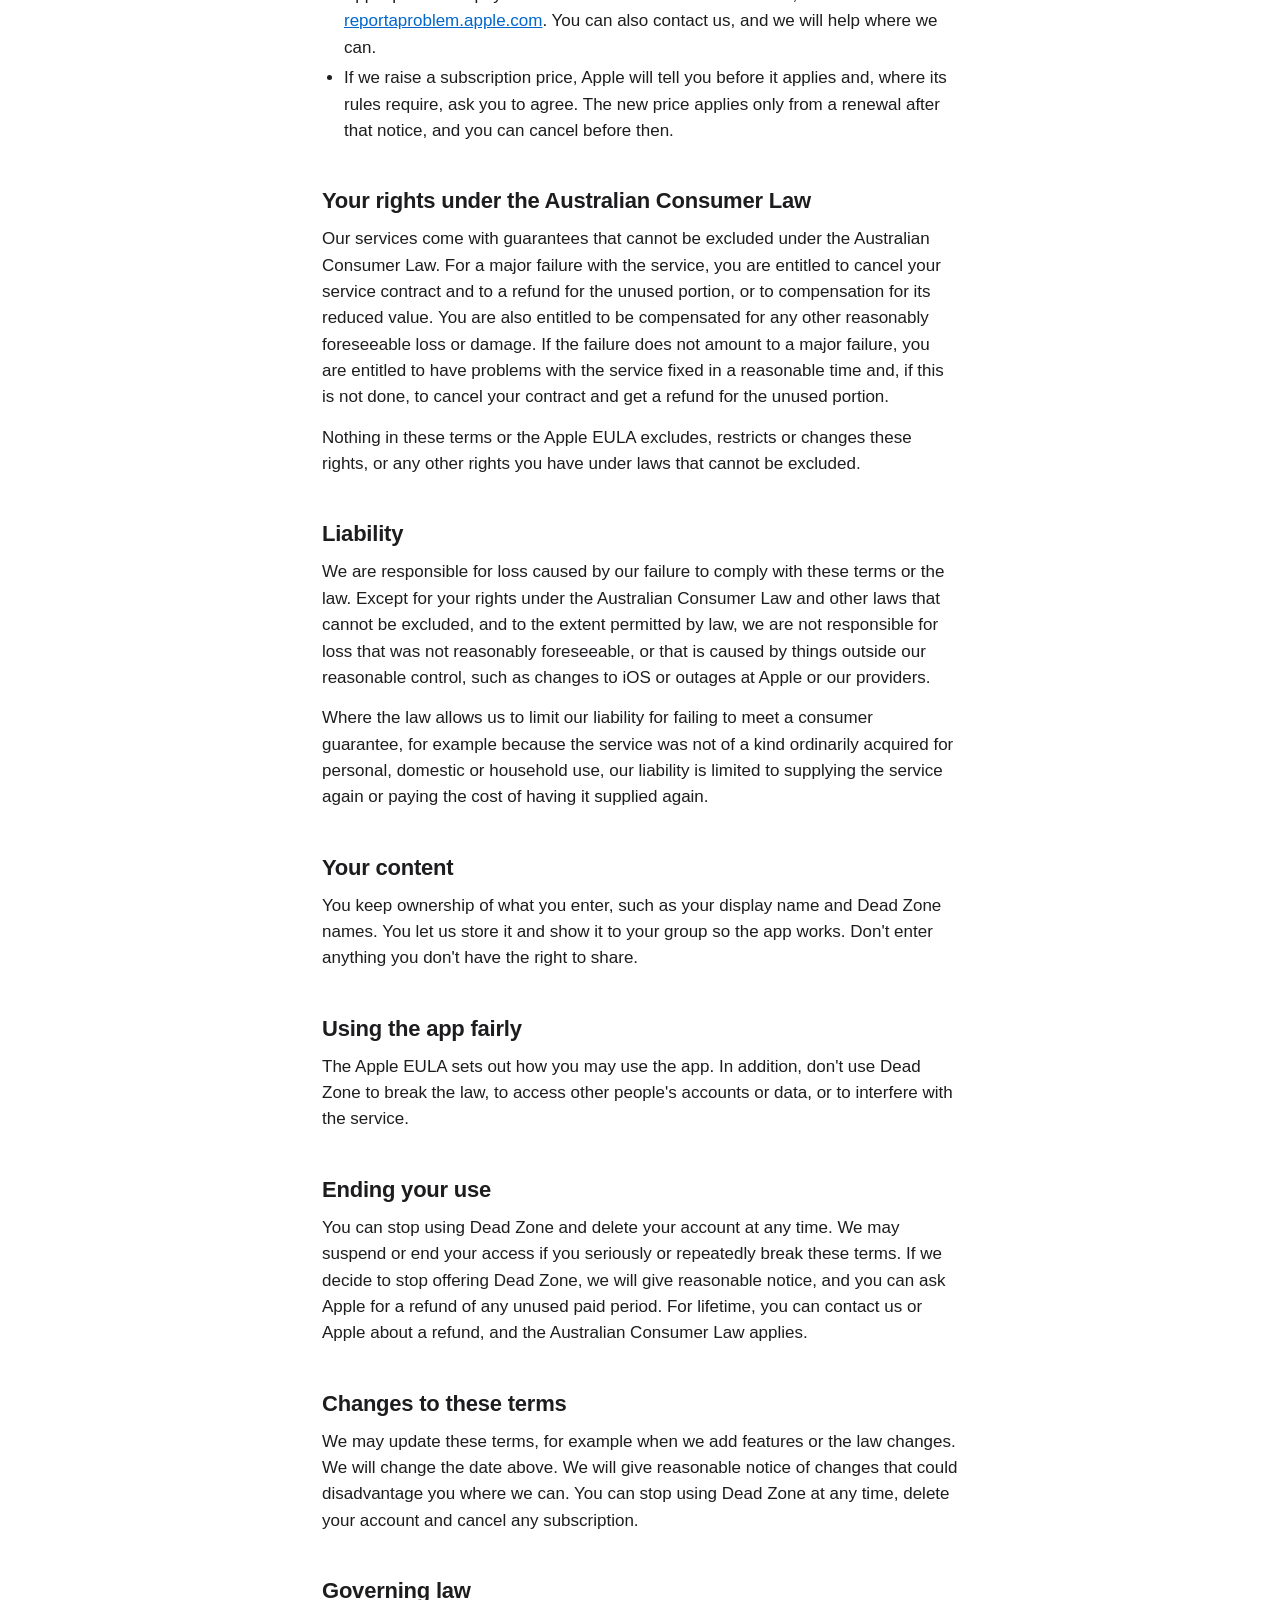
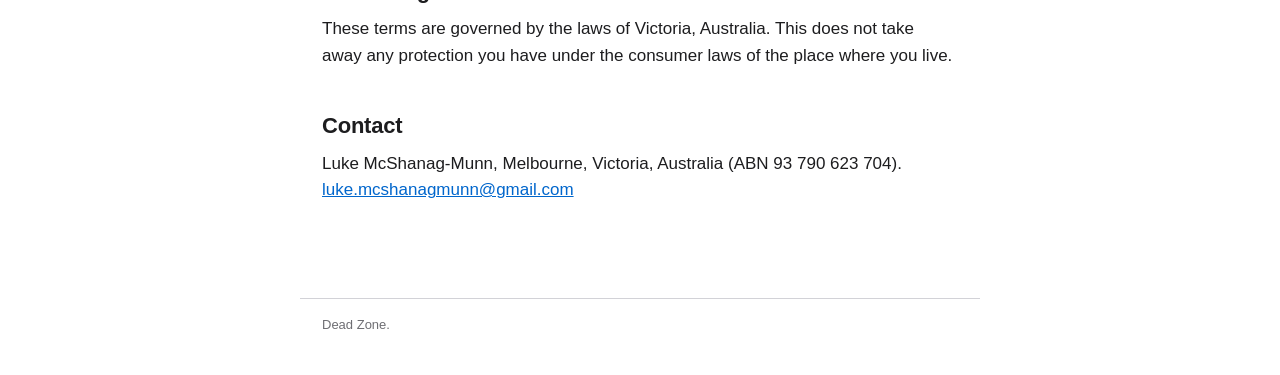
<file: terms/index.html>
<!doctype html>
<html lang="en-AU">
<head>
<meta charset="utf-8">
<meta name="viewport" content="width=device-width, initial-scale=1">
<title>Terms of use | Dead Zone</title>
<link rel="stylesheet" href="../style.css">
</head>
<body>
<header class="site"><a href="../">Dead Zone</a><a href="../support/">Support</a><a href="../privacy/">Privacy</a><a href="../terms/">Terms</a></header>
<main>
<h1>Terms of use</h1>
<p class="meta">Last updated: 26 October 2026</p>

<p>Dead Zone is made by Luke McShanag-Munn, an independent developer in Melbourne, Victoria, Australia (ABN 93 790 623 704) ("we", "us"). Contact: <a href="mailto:luke.mcshanagmunn@gmail.com">luke.mcshanagmunn@gmail.com</a>.</p>
<p>Your use of Dead Zone is covered by Apple's <a href="https://www.apple.com/legal/internet-services/itunes/dev/stdeula/">Licensed Application End User License Agreement</a> (the Apple EULA), which sets out the licence to use the app, and by these terms, which add the rules that are specific to Dead Zone. If they conflict, these terms apply. Our <a href="../privacy/">privacy policy</a> explains how we handle your information.</p>

<h2>Who can use Dead Zone</h2>
<p>You must be 18 or over. You need an iPhone, an email address and Screen Time access for Dead Zone to block apps.</p>

<h2>Your account</h2>
<p>Keep your sign-in details to yourself and tell us if you think someone else is using your account. You can delete your account in Settings at any time. Deletion is immediate.</p>

<h2>A self-control tool</h2>
<p>Dead Zone helps you limit your own phone use. You choose the limits, so make sure the apps you block are not ones you need for work, safety, health or emergencies.</p>
<ul>
<li><strong>Dead Zones.</strong> A Dead Zone is a recurring blocker with set times and days, an ongoing commitment. It blocks the apps you choose at the times you set. Once a Dead Zone starts, it runs to the end unless you end it with a groupmate's unlock code, or, with nobody else in your group, by typing a sentence. Deleting your account also removes every block on your iPhone.</li>
<li><strong>Lock-ins.</strong> A Lock-in is a one-off, unscheduled stretch off your phone that you commit to with your group. A Lock-in blocks the apps you choose when you start it, for at least 15 minutes. Your group is told when you start one, others in your group can join, and your group is told if you end it early with a groupmate's unlock code.</li>
<li><strong>Daily Limit.</strong> Your Daily Limit counts time on your whole phone. When you reach it, the apps you chose stay blocked until midnight.</li>
<li><strong>Your groups.</strong> You can be in up to 10 groups. Each sees the same things about you. Nothing from Screen Time is shared with your groups: your screen time, streak, blocked app attempts and Screen Time access stay with you. Your groups see your status (in a Dead Zone, in a Lock-in or free), when you end a Dead Zone or Lock-in early with a code, your Lock-ins, slaps, hugs, the names and times of your Dead Zones and your place on the Leaderboard. Dead Zone never tracks your location.</li>
<li><strong>Friends.</strong> You can add friends by username and invite them to your groups. A friend who is not in a group with you cannot see your activity or give you unlock codes.</li>
<li><strong>Changing your settings.</strong> Loosening a setting, such as unblocking apps, deleting a Dead Zone or raising your Daily Limit, needs a groupmate's unlock code, or, with nobody else in your group, a sentence you type. The same applies to ending a running Dead Zone or Lock-in early. A code works straight away and expires after 72 hours. A request can include a short reason (up to 140 characters) that the groupmate sees. A code can come from anyone you share a group with.</li>
</ul>
<p>Dead Zone relies on Apple's Screen Time framework. iOS always lets you turn off Screen Time access or delete the app, and Dead Zone cannot prevent this. Screen time totals are estimates based on what iOS reports, and blocking may not work if iOS, your settings or your device prevent it.</p>
<p>Dead Zone is not a medical or mental health service and does not give medical advice.</p>

<h2>Community rules</h2>
<p>We have zero tolerance for objectionable content and abusive users. Usernames, display names, group names and Dead Zone names must not be used to:</p>
<ul>
<li>Harass, bully, threaten, abuse or demean anyone.</li>
<li>Share hate speech, sexual content, or content that is violent, illegal or otherwise objectionable.</li>
<li>Pretend to be someone else, or spam.</li>
</ul>
<p>Usernames, display names, group names and Dead Zone names are checked against a list of blocked words. Usernames are unique, and we may reclaim a username that breaks these rules or impersonates someone. Slaps and hugs are fixed text.</p>
<p>You can report a person or their content in the app, and block a person so you no longer see their content or receive their slaps. You can also report by emailing <a href="mailto:luke.mcshanagmunn@gmail.com">luke.mcshanagmunn@gmail.com</a>.</p>
<p>We aim to review reports within 24 hours. If content breaks these rules, we may remove the content and may suspend or remove accounts.</p>

<h2>Dead Zone Plus</h2>
<ul>
<li>You need Dead Zone Plus to use Dead Zone. It is available as an auto-renewing subscription or as a one-time lifetime purchase, both billed through your Apple ID. In Australia it costs A$7.99 a month or A$44.99 a year, or A$79 once for lifetime, including GST. Prices in other countries, and what Plus includes, are shown in the app before you buy.</li>
<li><strong>Lifetime.</strong> Lifetime is paid once. It has no free trial, does not renew and has nothing to cancel. It gives you Dead Zone Plus for as long as we offer Dead Zone, on your Apple ID. If you reinstall or change phones, tap Restore purchases.</li>
<li>New subscribers can start with a 7-day free trial if eligible (one trial per Apple ID). If you don't cancel at least 24 hours before the trial ends, your subscription starts and you are charged. Any unused part of a free trial ends when you buy a subscription.</li>
<li>Payment is charged to your Apple ID when you confirm the purchase, or when the free trial ends. The subscription renews automatically unless you cancel at least 24 hours before the end of the current period. Your account is charged for renewal within 24 hours before the end of the current period.</li>
<li>Manage or cancel a subscription in your iPhone's Settings: tap your name, then Subscriptions. Cancelling stops the next renewal, and you keep Plus until the end of the period you paid for. Deleting the app or your Dead Zone account does not cancel it.</li>
<li><strong>When a trial or subscription ends.</strong> This does not apply to lifetime, which does not end. Blocks that are running finish, then stop. A Dead Zone in progress runs to its end, a Lock-in runs to its end, and a Daily Limit you have already reached today holds until midnight. After that, no new Dead Zones or Lock-ins start and your Daily Limit is off. Your settings are kept, and the blocks start again if you subscribe again. Everyone needs their own Dead Zone Plus: joining a group, giving unlock codes and sending slaps need an active trial, subscription or lifetime purchase, including for people who join with an invite code.</li>
<li>Apple processes payments and refunds. To ask for a refund, visit <a href="https://reportaproblem.apple.com">reportaproblem.apple.com</a>. You can also contact us, and we will help where we can.</li>
<li>If we raise a subscription price, Apple will tell you before it applies and, where its rules require, ask you to agree. The new price applies only from a renewal after that notice, and you can cancel before then.</li>
</ul>

<h2>Your rights under the Australian Consumer Law</h2>
<p>Our services come with guarantees that cannot be excluded under the Australian Consumer Law. For a major failure with the service, you are entitled to cancel your service contract and to a refund for the unused portion, or to compensation for its reduced value. You are also entitled to be compensated for any other reasonably foreseeable loss or damage. If the failure does not amount to a major failure, you are entitled to have problems with the service fixed in a reasonable time and, if this is not done, to cancel your contract and get a refund for the unused portion.</p>
<p>Nothing in these terms or the Apple EULA excludes, restricts or changes these rights, or any other rights you have under laws that cannot be excluded.</p>

<h2>Liability</h2>
<p>We are responsible for loss caused by our failure to comply with these terms or the law. Except for your rights under the Australian Consumer Law and other laws that cannot be excluded, and to the extent permitted by law, we are not responsible for loss that was not reasonably foreseeable, or that is caused by things outside our reasonable control, such as changes to iOS or outages at Apple or our providers.</p>
<p>Where the law allows us to limit our liability for failing to meet a consumer guarantee, for example because the service was not of a kind ordinarily acquired for personal, domestic or household use, our liability is limited to supplying the service again or paying the cost of having it supplied again.</p>

<h2>Your content</h2>
<p>You keep ownership of what you enter, such as your display name and Dead Zone names. You let us store it and show it to your group so the app works. Don't enter anything you don't have the right to share.</p>

<h2>Using the app fairly</h2>
<p>The Apple EULA sets out how you may use the app. In addition, don't use Dead Zone to break the law, to access other people's accounts or data, or to interfere with the service.</p>

<h2>Ending your use</h2>
<p>You can stop using Dead Zone and delete your account at any time. We may suspend or end your access if you seriously or repeatedly break these terms. If we decide to stop offering Dead Zone, we will give reasonable notice, and you can ask Apple for a refund of any unused paid period. For lifetime, you can contact us or Apple about a refund, and the Australian Consumer Law applies.</p>

<h2>Changes to these terms</h2>
<p>We may update these terms, for example when we add features or the law changes. We will change the date above. We will give reasonable notice of changes that could disadvantage you where we can. You can stop using Dead Zone at any time, delete your account and cancel any subscription.</p>

<h2>Governing law</h2>
<p>These terms are governed by the laws of Victoria, Australia. This does not take away any protection you have under the consumer laws of the place where you live.</p>

<h2>Contact</h2>
<p>Luke McShanag-Munn, Melbourne, Victoria, Australia (ABN 93 790 623 704). <a href="mailto:luke.mcshanagmunn@gmail.com">luke.mcshanagmunn@gmail.com</a></p>
</main>
<footer>Dead Zone.</footer>
</body>
</html>
</file>
<file: style.css>
:root{color-scheme:light dark;--bg:#fff;--fg:#1d1d1f;--muted:#6e6e73;--line:#d2d2d7;--note:#f5f5f7;--link:#0066cc}
@media (prefers-color-scheme:dark){:root{--bg:#000;--fg:#f5f5f7;--muted:#a1a1a6;--line:#38383a;--note:#1c1c1e;--link:#2997ff}}
*{box-sizing:border-box}
html{-webkit-text-size-adjust:100%}
body{margin:0;background:var(--bg);color:var(--fg);font:17px/1.55 -apple-system,BlinkMacSystemFont,"SF Pro Text","Helvetica Neue",Helvetica,Arial,sans-serif}
main{max-width:680px;margin:0 auto;padding:48px 22px 80px}
header.site{max-width:680px;margin:0 auto;padding:20px 22px 0;font-size:14px}
header.site a{color:var(--muted);text-decoration:none;margin-right:18px}
header.site a:hover{color:var(--fg)}
h1{font-size:34px;line-height:1.15;letter-spacing:-.02em;margin:0 0 8px}
h2{font-size:22px;letter-spacing:-.01em;margin:40px 0 8px}
h3{font-size:17px;margin:24px 0 4px}
p,ul{margin:0 0 14px}
ul{padding-left:22px}
li{margin:4px 0}
a{color:var(--link)}
.meta{color:var(--muted);font-size:15px;margin-bottom:24px}
.draft{background:var(--note);border:1px solid var(--line);border-radius:12px;padding:12px 16px;font-size:15px;color:var(--muted);margin:0 0 28px}
.ph{background:rgba(255,204,0,.22);border-radius:4px;padding:0 3px}
footer{max-width:680px;margin:0 auto;padding:0 22px 40px;color:var(--muted);font-size:13px;border-top:1px solid var(--line);padding-top:16px}
</file>
